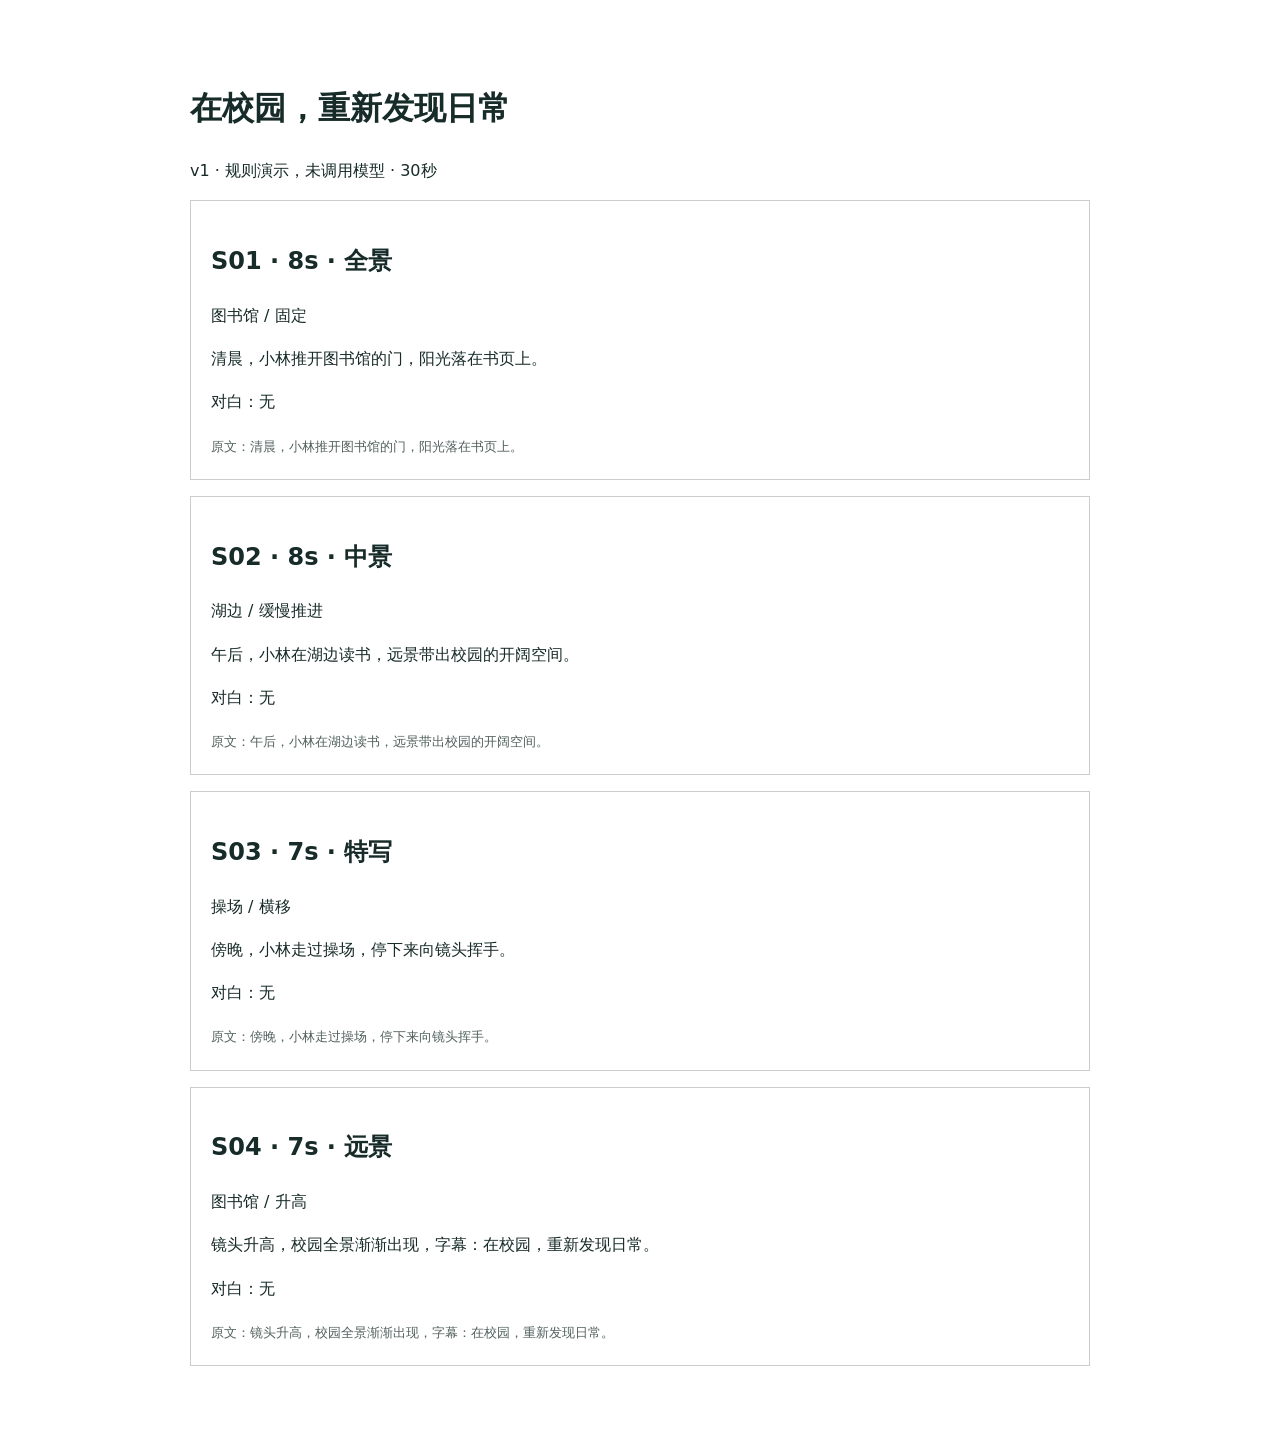
<file: examples/sample-print.html>
<!doctype html><html lang="zh-CN"><meta charset="utf-8"><title>在校园，重新发现日常</title><style>body{font:16px/1.7 system-ui;max-width:900px;margin:40px auto;padding:20px;color:#172b28}article{border:1px solid #ccc;padding:20px;margin:16px 0;break-inside:avoid}small{color:#52615e}@media print{body{margin:0}}</style><h1>在校园，重新发现日常</h1><p>v1 · 规则演示，未调用模型 · 30秒</p><article><h2>S01 · 8s · 全景</h2><p>图书馆 / 固定</p><p>清晨，小林推开图书馆的门，阳光落在书页上。</p><p>对白：无</p><small>原文：清晨，小林推开图书馆的门，阳光落在书页上。</small></article><article><h2>S02 · 8s · 中景</h2><p>湖边 / 缓慢推进</p><p>午后，小林在湖边读书，远景带出校园的开阔空间。</p><p>对白：无</p><small>原文：午后，小林在湖边读书，远景带出校园的开阔空间。</small></article><article><h2>S03 · 7s · 特写</h2><p>操场 / 横移</p><p>傍晚，小林走过操场，停下来向镜头挥手。</p><p>对白：无</p><small>原文：傍晚，小林走过操场，停下来向镜头挥手。</small></article><article><h2>S04 · 7s · 远景</h2><p>图书馆 / 升高</p><p>镜头升高，校园全景渐渐出现，字幕：在校园，重新发现日常。</p><p>对白：无</p><small>原文：镜头升高，校园全景渐渐出现，字幕：在校园，重新发现日常。</small></article></html>
</file>
